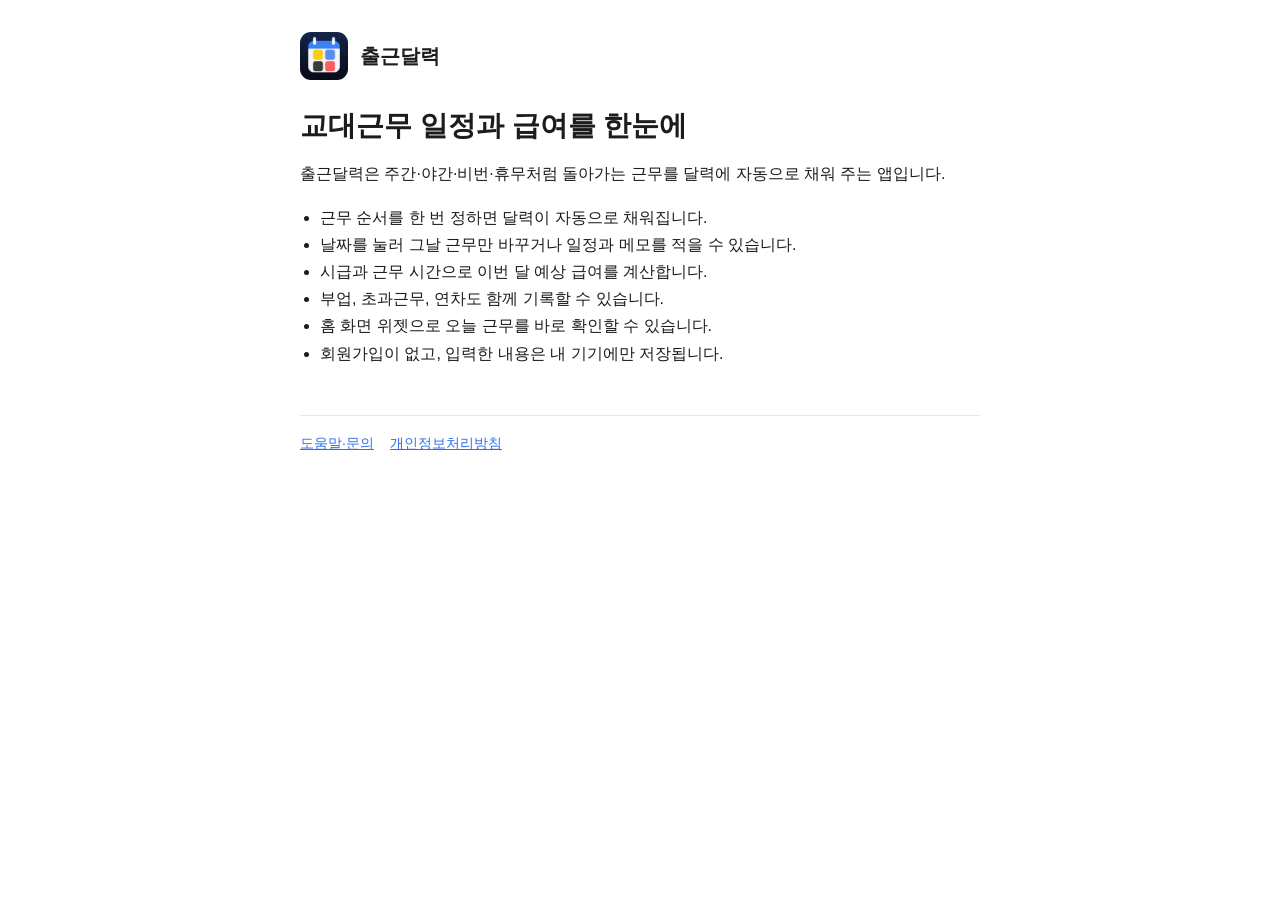
<file: index.html>
<!doctype html>
<html lang="ko">
<head>
<meta charset="utf-8">
<meta name="viewport" content="width=device-width,initial-scale=1">
<title>출근달력</title>
<meta name="description" content="교대근무 일정과 급여를 한눈에 보는 달력 앱">
<link rel="icon" href="icon.png">
<link rel="stylesheet" href="style.css">
</head>
<body>
<main>
<header><img src="icon.png" alt=""><a href="./">출근달력</a></header>

<h1>교대근무 일정과 급여를 한눈에</h1>
<p>출근달력은 주간·야간·비번·휴무처럼 돌아가는 근무를 달력에 자동으로 채워 주는 앱입니다.</p>

<ul>
  <li>근무 순서를 한 번 정하면 달력이 자동으로 채워집니다.</li>
  <li>날짜를 눌러 그날 근무만 바꾸거나 일정과 메모를 적을 수 있습니다.</li>
  <li>시급과 근무 시간으로 이번 달 예상 급여를 계산합니다.</li>
  <li>부업, 초과근무, 연차도 함께 기록할 수 있습니다.</li>
  <li>홈 화면 위젯으로 오늘 근무를 바로 확인할 수 있습니다.</li>
  <li>회원가입이 없고, 입력한 내용은 내 기기에만 저장됩니다.</li>
</ul>

<nav><a href="support.html">도움말·문의</a><a href="privacy.html">개인정보처리방침</a></nav>
</main>
</body>
</html>
</file>
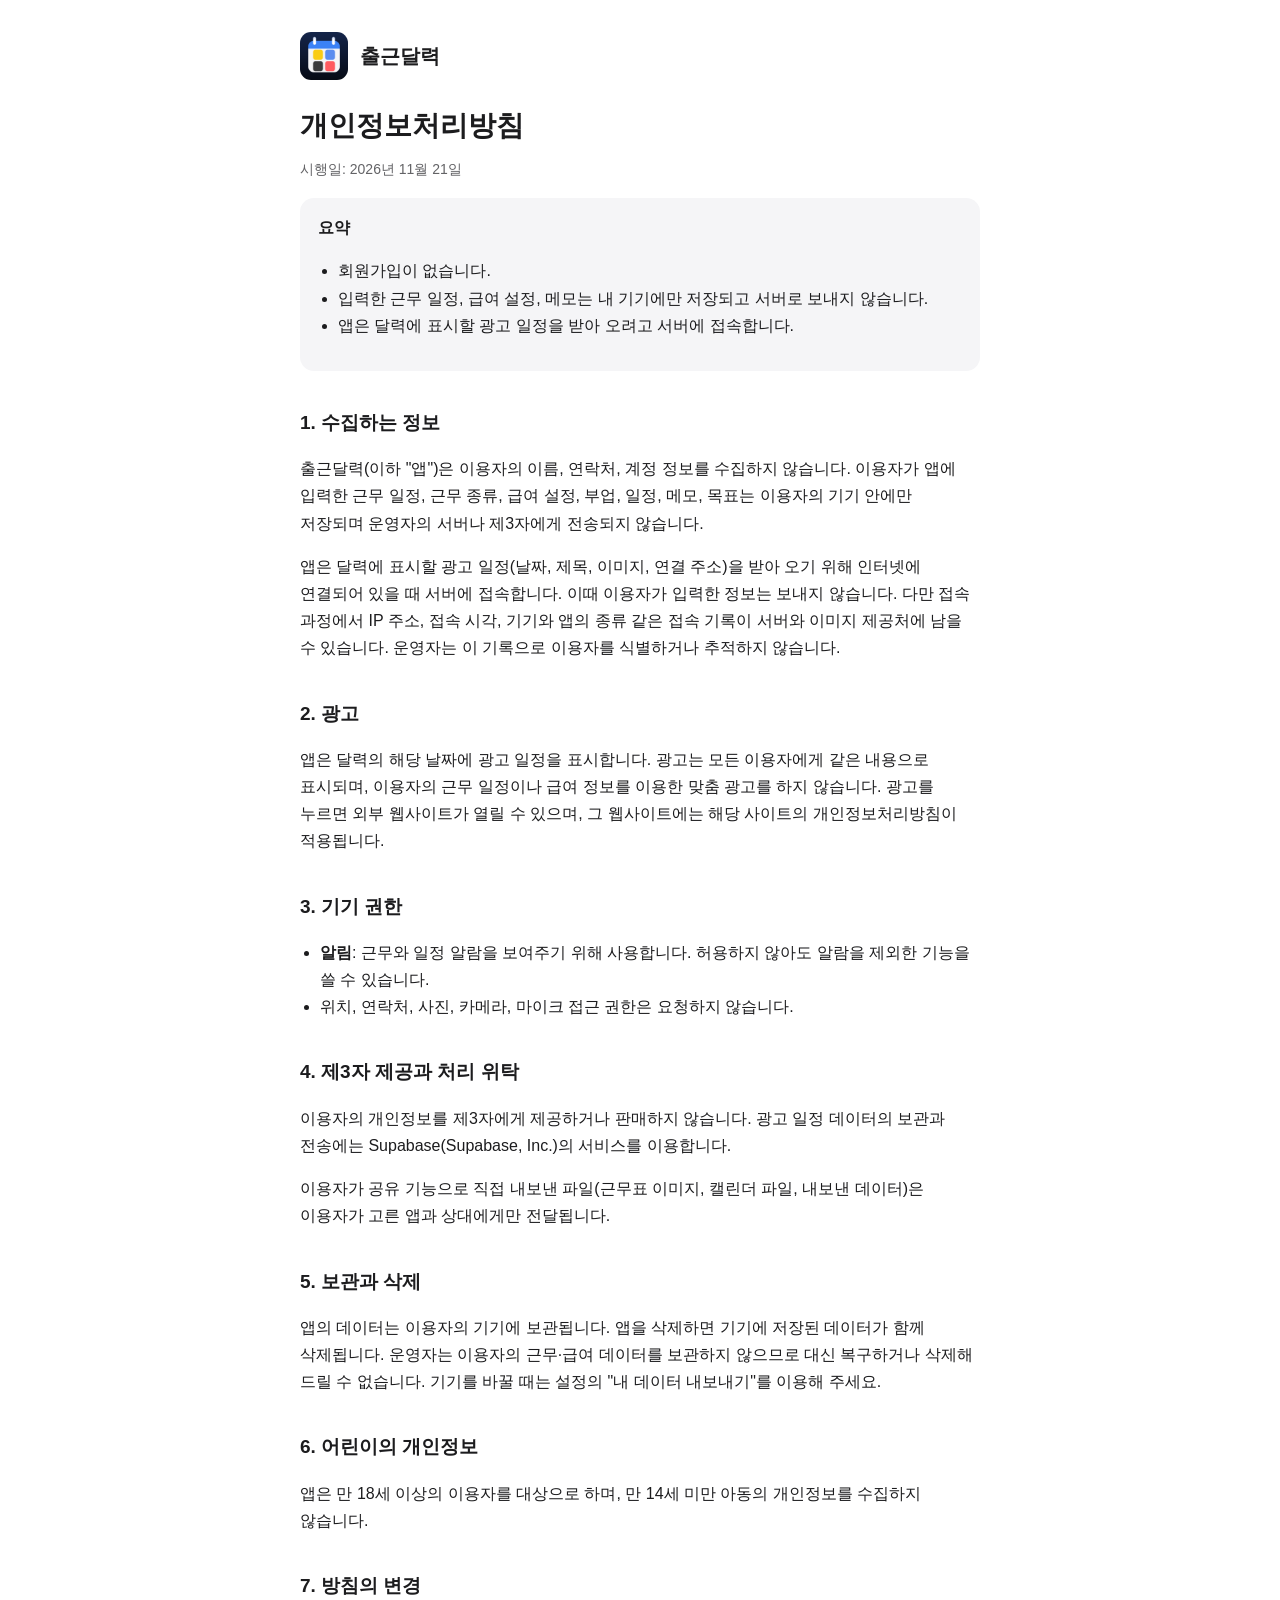
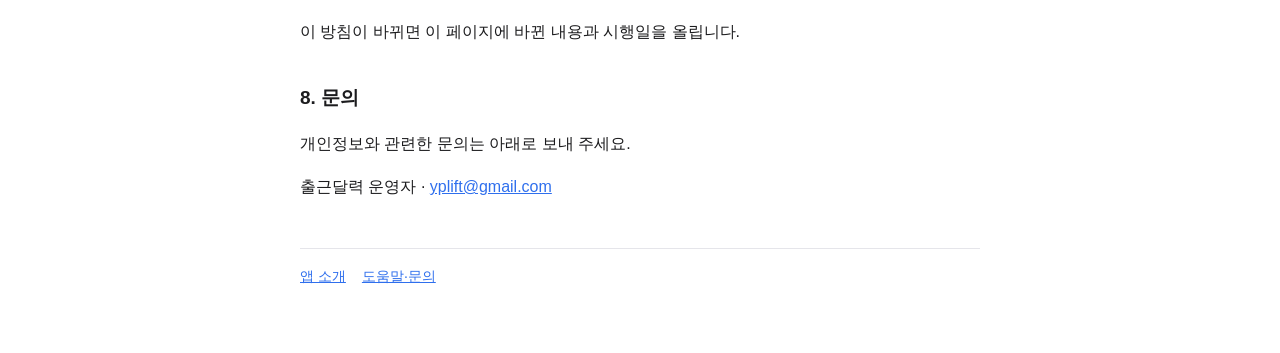
<file: privacy.html>
<!doctype html>
<html lang="ko">
<head>
<meta charset="utf-8">
<meta name="viewport" content="width=device-width,initial-scale=1">
<title>출근달력 개인정보처리방침</title>
<link rel="icon" href="icon.png">
<link rel="stylesheet" href="style.css">
</head>
<body>
<main>
<header><img src="icon.png" alt=""><a href="./">출근달력</a></header>

<h1>개인정보처리방침</h1>
<p class="mut">시행일: 2026년 11월 21일</p>

<div class="card">
  <strong>요약</strong>
  <ul>
    <li>회원가입이 없습니다.</li>
    <li>입력한 근무 일정, 급여 설정, 메모는 내 기기에만 저장되고 서버로 보내지 않습니다.</li>
    <li>앱은 달력에 표시할 광고 일정을 받아 오려고 서버에 접속합니다.</li>
  </ul>
</div>

<h2>1. 수집하는 정보</h2>
<p>출근달력(이하 "앱")은 이용자의 이름, 연락처, 계정 정보를 수집하지 않습니다. 이용자가 앱에 입력한 근무 일정, 근무 종류, 급여 설정, 부업, 일정, 메모, 목표는 이용자의 기기 안에만 저장되며 운영자의 서버나 제3자에게 전송되지 않습니다.</p>
<p>앱은 달력에 표시할 광고 일정(날짜, 제목, 이미지, 연결 주소)을 받아 오기 위해 인터넷에 연결되어 있을 때 서버에 접속합니다. 이때 이용자가 입력한 정보는 보내지 않습니다. 다만 접속 과정에서 IP 주소, 접속 시각, 기기와 앱의 종류 같은 접속 기록이 서버와 이미지 제공처에 남을 수 있습니다. 운영자는 이 기록으로 이용자를 식별하거나 추적하지 않습니다.</p>

<h2>2. 광고</h2>
<p>앱은 달력의 해당 날짜에 광고 일정을 표시합니다. 광고는 모든 이용자에게 같은 내용으로 표시되며, 이용자의 근무 일정이나 급여 정보를 이용한 맞춤 광고를 하지 않습니다. 광고를 누르면 외부 웹사이트가 열릴 수 있으며, 그 웹사이트에는 해당 사이트의 개인정보처리방침이 적용됩니다.</p>

<h2>3. 기기 권한</h2>
<ul>
  <li><strong>알림</strong>: 근무와 일정 알람을 보여주기 위해 사용합니다. 허용하지 않아도 알람을 제외한 기능을 쓸 수 있습니다.</li>
  <li>위치, 연락처, 사진, 카메라, 마이크 접근 권한은 요청하지 않습니다.</li>
</ul>

<h2>4. 제3자 제공과 처리 위탁</h2>
<p>이용자의 개인정보를 제3자에게 제공하거나 판매하지 않습니다. 광고 일정 데이터의 보관과 전송에는 Supabase(Supabase, Inc.)의 서비스를 이용합니다.</p>
<p>이용자가 공유 기능으로 직접 내보낸 파일(근무표 이미지, 캘린더 파일, 내보낸 데이터)은 이용자가 고른 앱과 상대에게만 전달됩니다.</p>

<h2>5. 보관과 삭제</h2>
<p>앱의 데이터는 이용자의 기기에 보관됩니다. 앱을 삭제하면 기기에 저장된 데이터가 함께 삭제됩니다. 운영자는 이용자의 근무·급여 데이터를 보관하지 않으므로 대신 복구하거나 삭제해 드릴 수 없습니다. 기기를 바꿀 때는 설정의 "내 데이터 내보내기"를 이용해 주세요.</p>

<h2>6. 어린이의 개인정보</h2>
<p>앱은 만 18세 이상의 이용자를 대상으로 하며, 만 14세 미만 아동의 개인정보를 수집하지 않습니다.</p>

<h2>7. 방침의 변경</h2>
<p>이 방침이 바뀌면 이 페이지에 바뀐 내용과 시행일을 올립니다.</p>

<h2>8. 문의</h2>
<p>개인정보와 관련한 문의는 아래로 보내 주세요.</p>
<p>출근달력 운영자 · <a href="mailto:yplift@gmail.com">yplift@gmail.com</a></p>

<nav><a href="./">앱 소개</a><a href="support.html">도움말·문의</a></nav>
</main>
</body>
</html>
</file>
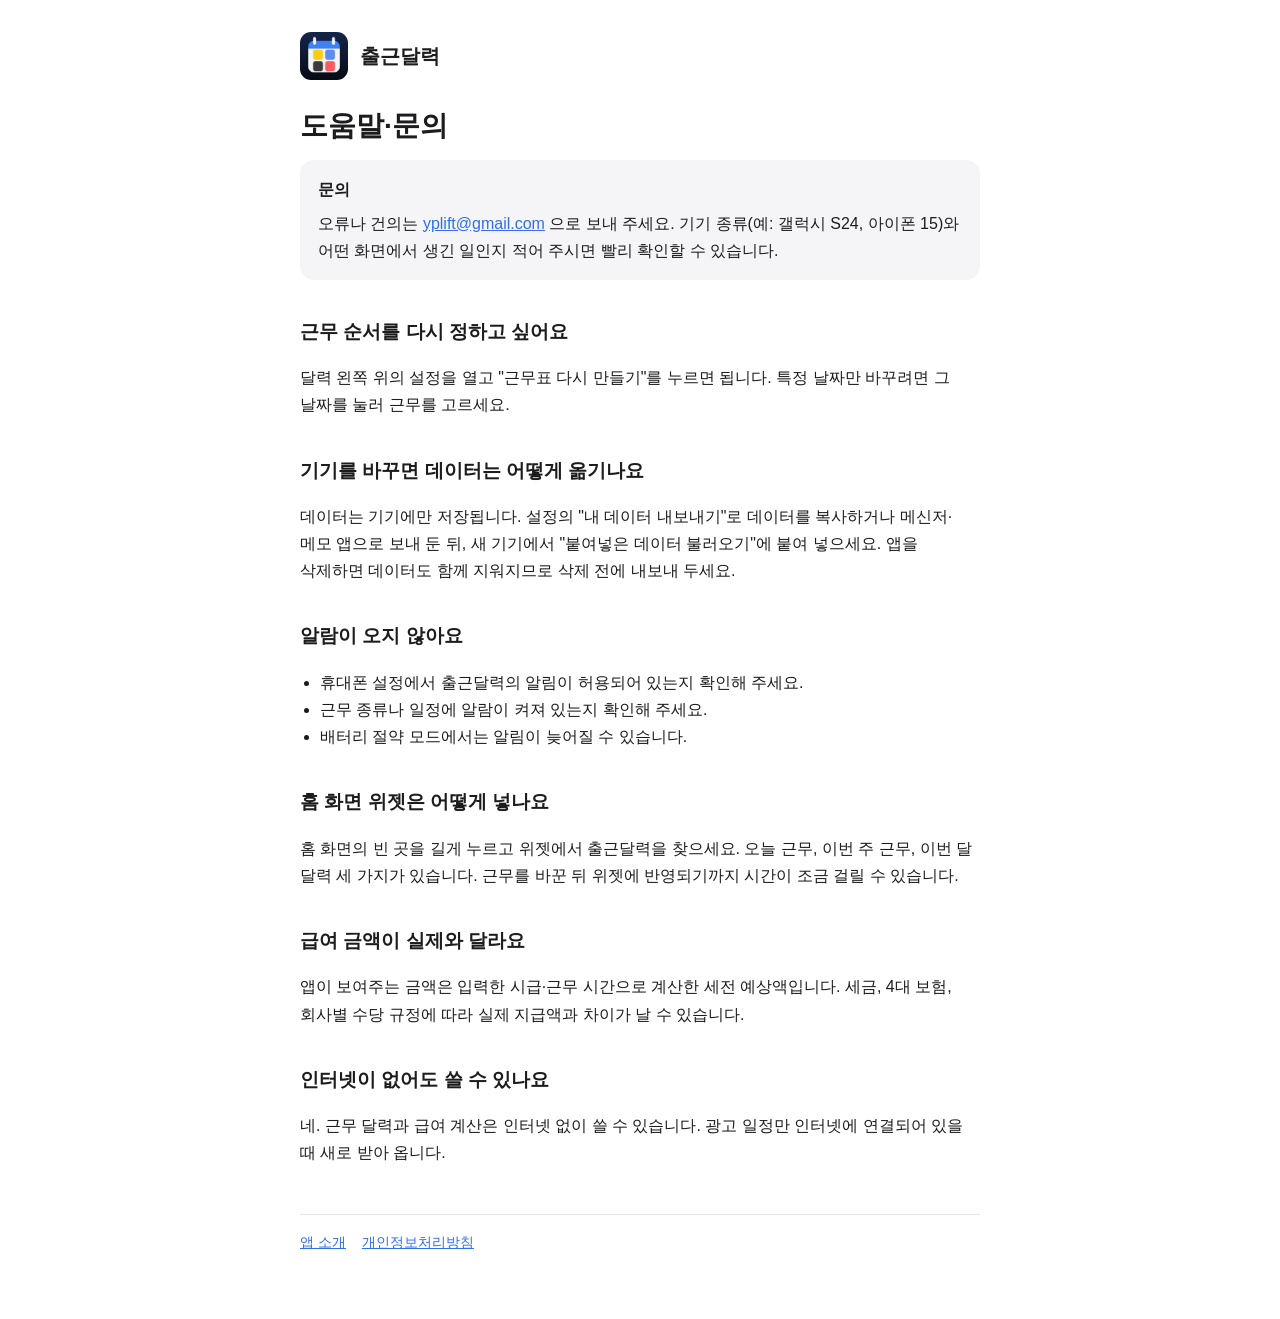
<file: support.html>
<!doctype html>
<html lang="ko">
<head>
<meta charset="utf-8">
<meta name="viewport" content="width=device-width,initial-scale=1">
<title>출근달력 도움말·문의</title>
<link rel="icon" href="icon.png">
<link rel="stylesheet" href="style.css">
</head>
<body>
<main>
<header><img src="icon.png" alt=""><a href="./">출근달력</a></header>

<h1>도움말·문의</h1>

<div class="card">
  <strong>문의</strong>
  <p style="margin:6px 0 0">오류나 건의는 <a href="mailto:yplift@gmail.com">yplift@gmail.com</a> 으로 보내 주세요. 기기 종류(예: 갤럭시 S24, 아이폰 15)와 어떤 화면에서 생긴 일인지 적어 주시면 빨리 확인할 수 있습니다.</p>
</div>

<h2>근무 순서를 다시 정하고 싶어요</h2>
<p>달력 왼쪽 위의 설정을 열고 "근무표 다시 만들기"를 누르면 됩니다. 특정 날짜만 바꾸려면 그 날짜를 눌러 근무를 고르세요.</p>

<h2>기기를 바꾸면 데이터는 어떻게 옮기나요</h2>
<p>데이터는 기기에만 저장됩니다. 설정의 "내 데이터 내보내기"로 데이터를 복사하거나 메신저·메모 앱으로 보내 둔 뒤, 새 기기에서 "붙여넣은 데이터 불러오기"에 붙여 넣으세요. 앱을 삭제하면 데이터도 함께 지워지므로 삭제 전에 내보내 두세요.</p>

<h2>알람이 오지 않아요</h2>
<ul>
  <li>휴대폰 설정에서 출근달력의 알림이 허용되어 있는지 확인해 주세요.</li>
  <li>근무 종류나 일정에 알람이 켜져 있는지 확인해 주세요.</li>
  <li>배터리 절약 모드에서는 알림이 늦어질 수 있습니다.</li>
</ul>

<h2>홈 화면 위젯은 어떻게 넣나요</h2>
<p>홈 화면의 빈 곳을 길게 누르고 위젯에서 출근달력을 찾으세요. 오늘 근무, 이번 주 근무, 이번 달 달력 세 가지가 있습니다. 근무를 바꾼 뒤 위젯에 반영되기까지 시간이 조금 걸릴 수 있습니다.</p>

<h2>급여 금액이 실제와 달라요</h2>
<p>앱이 보여주는 금액은 입력한 시급·근무 시간으로 계산한 세전 예상액입니다. 세금, 4대 보험, 회사별 수당 규정에 따라 실제 지급액과 차이가 날 수 있습니다.</p>

<h2>인터넷이 없어도 쓸 수 있나요</h2>
<p>네. 근무 달력과 급여 계산은 인터넷 없이 쓸 수 있습니다. 광고 일정만 인터넷에 연결되어 있을 때 새로 받아 옵니다.</p>

<nav><a href="./">앱 소개</a><a href="privacy.html">개인정보처리방침</a></nav>
</main>
</body>
</html>
</file>
<file: style.css>
:root{--bg:#fff;--fg:#1c1c1e;--mut:#636366;--line:#e5e5ea;--acc:#2f6fed;--card:#f5f5f7}
@media (prefers-color-scheme:dark){:root{--bg:#000;--fg:#f2f2f7;--mut:#a1a1a6;--line:#2c2c2e;--acc:#6ea0ff;--card:#1c1c1e}}
*{box-sizing:border-box}
body{margin:0;background:var(--bg);color:var(--fg);font:16px/1.7 -apple-system,BlinkMacSystemFont,"Apple SD Gothic Neo","Noto Sans KR","Malgun Gothic",sans-serif;word-break:keep-all}
main{max-width:720px;margin:0 auto;padding:32px 20px 64px}
header{display:flex;align-items:center;gap:12px;margin-bottom:28px}
header img{width:48px;height:48px;border-radius:11px}
header a{color:var(--fg);text-decoration:none;font-weight:800;font-size:20px}
h1{font-size:28px;line-height:1.3;margin:0 0 8px}
h2{font-size:19px;margin:36px 0 8px}
p,li{color:var(--fg)}
.mut{color:var(--mut);font-size:14px}
a{color:var(--acc)}
ul{padding-left:20px}
.card{background:var(--card);border-radius:14px;padding:16px 18px;margin:16px 0}
nav{display:flex;gap:16px;flex-wrap:wrap;border-top:1px solid var(--line);margin-top:48px;padding-top:16px;font-size:14px}
</file>
